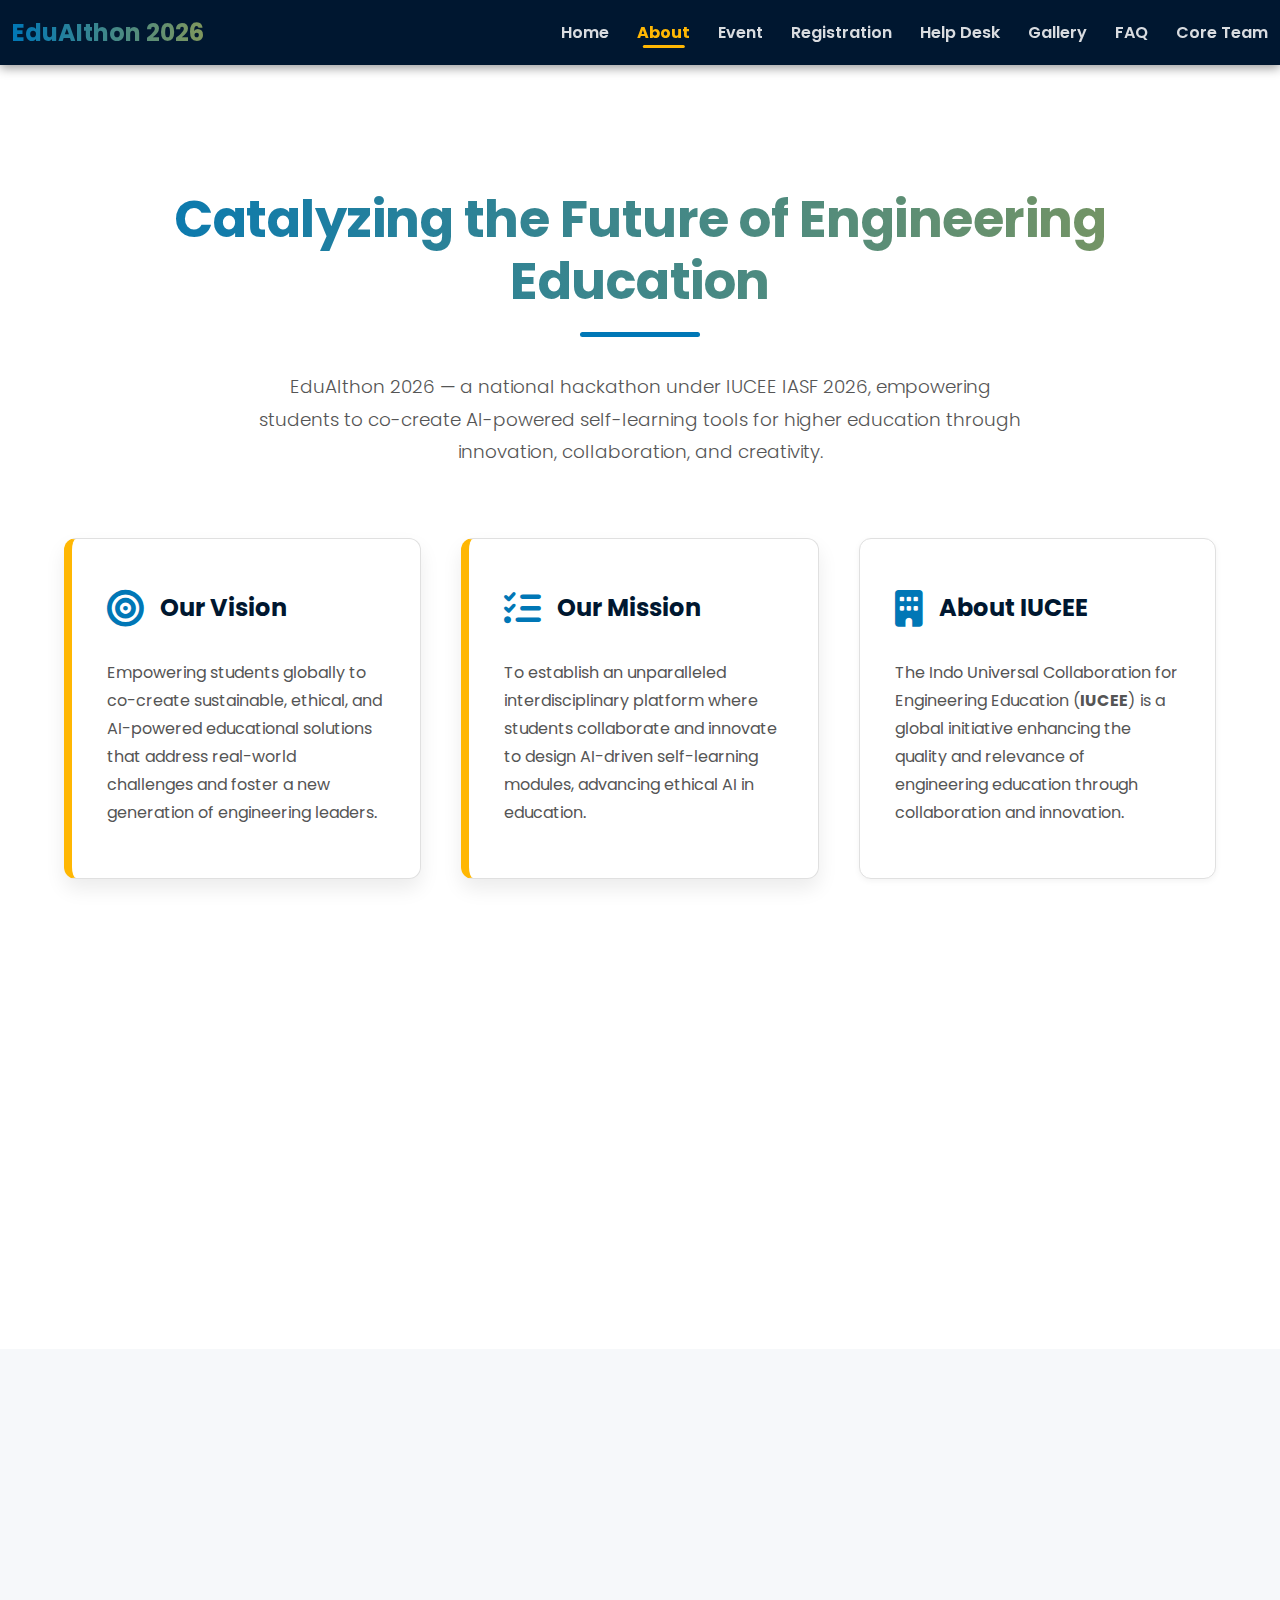
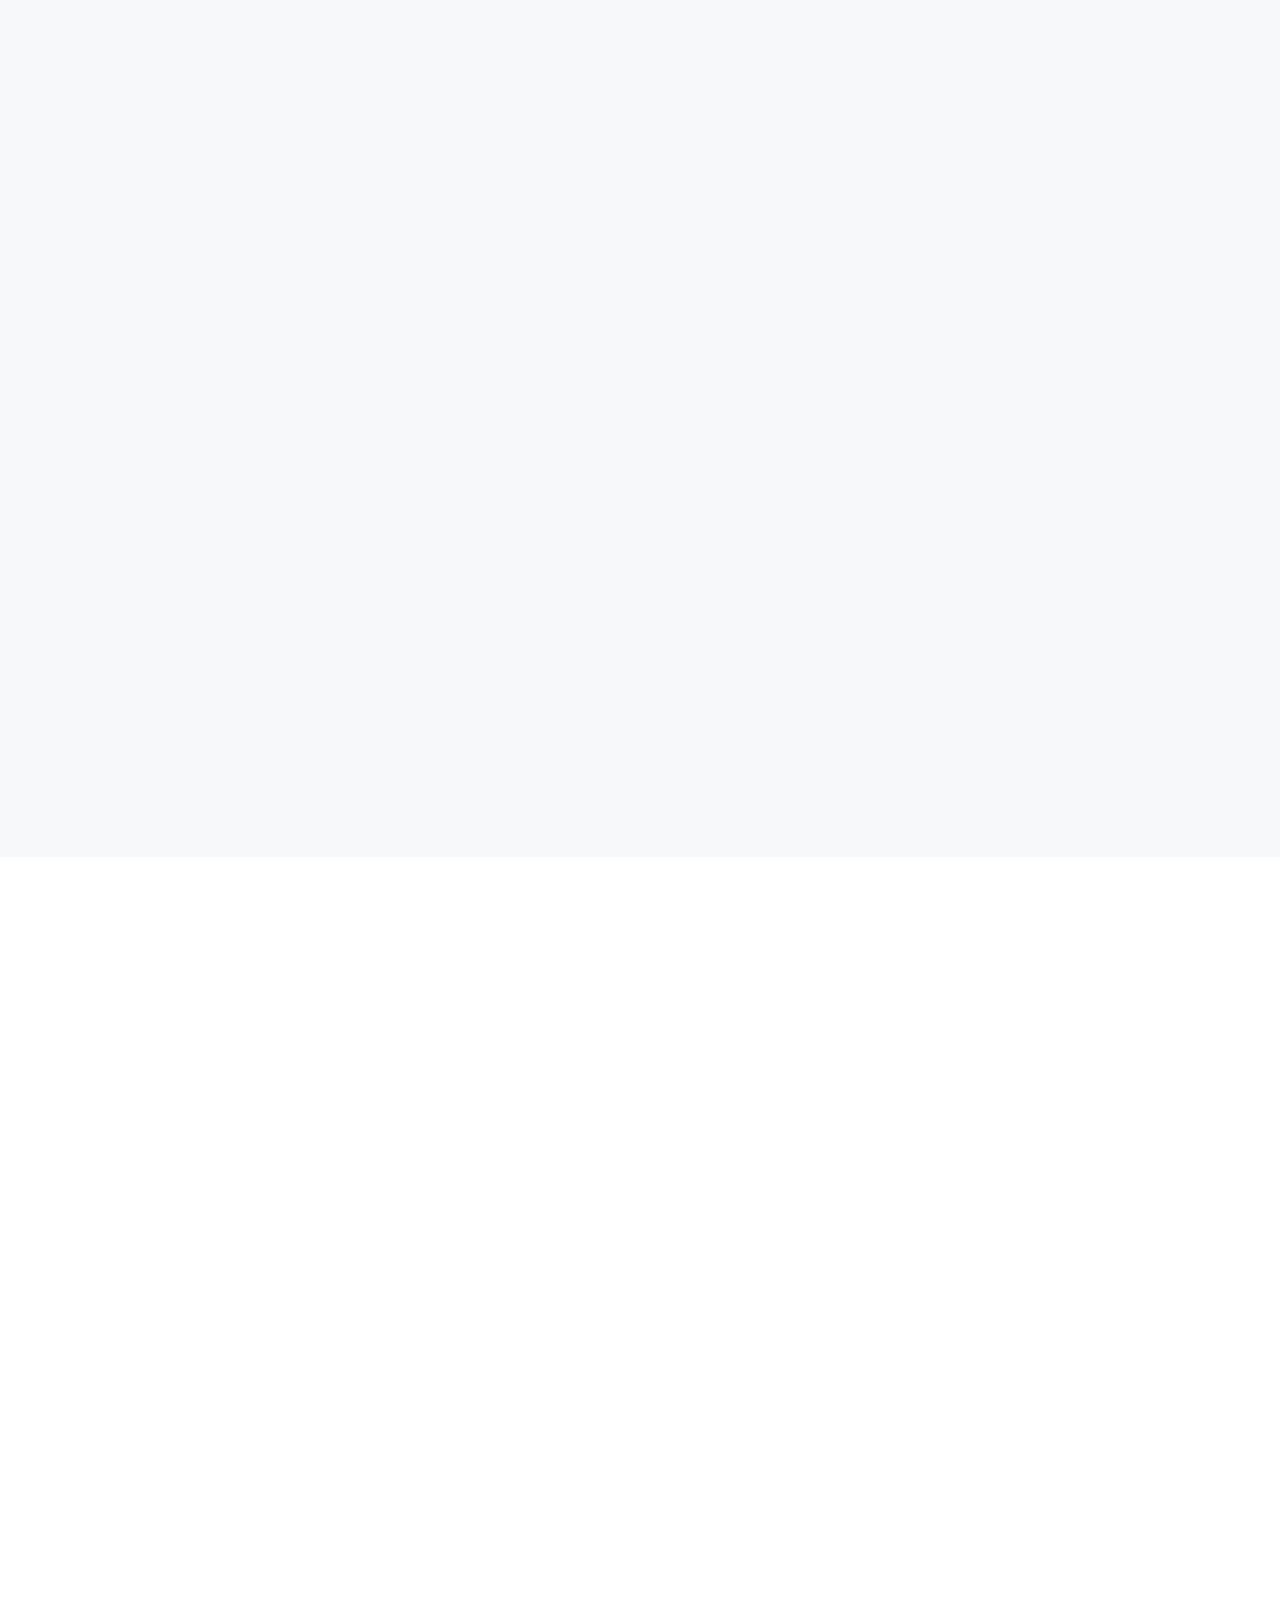
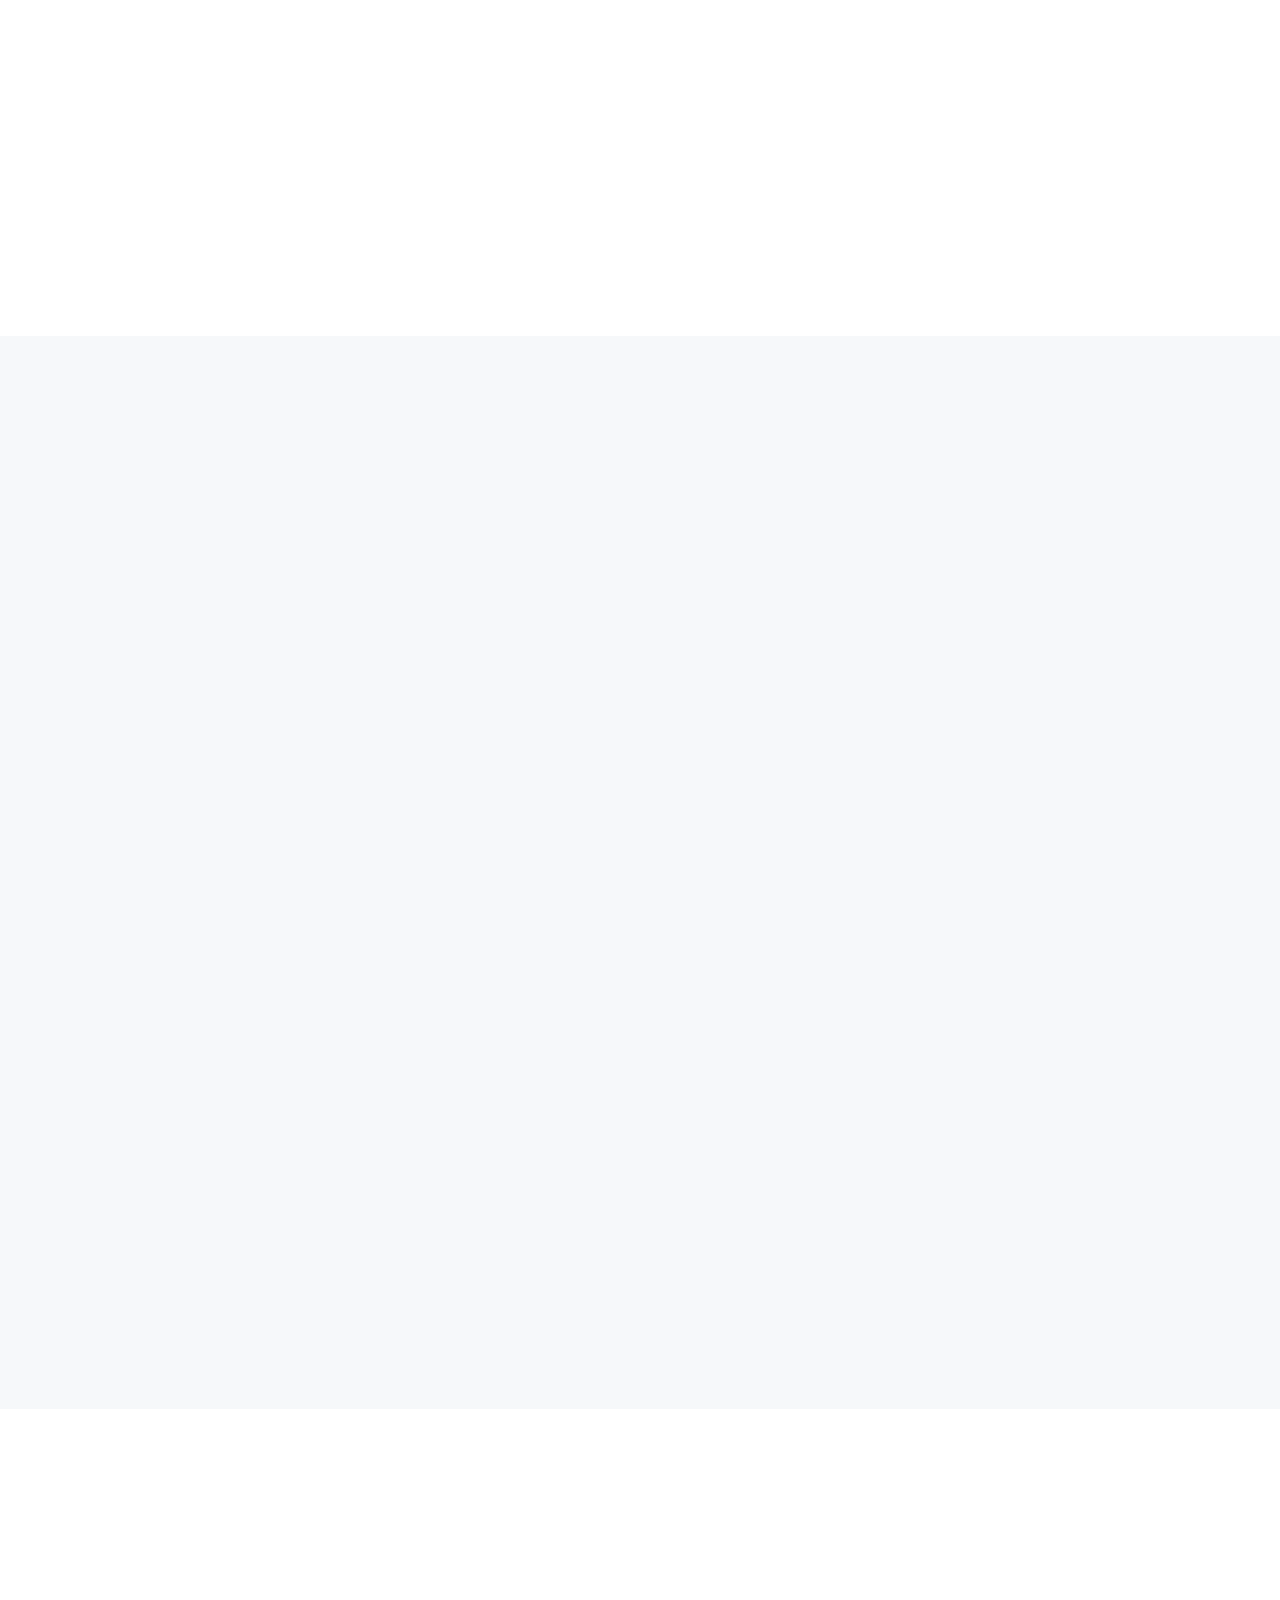
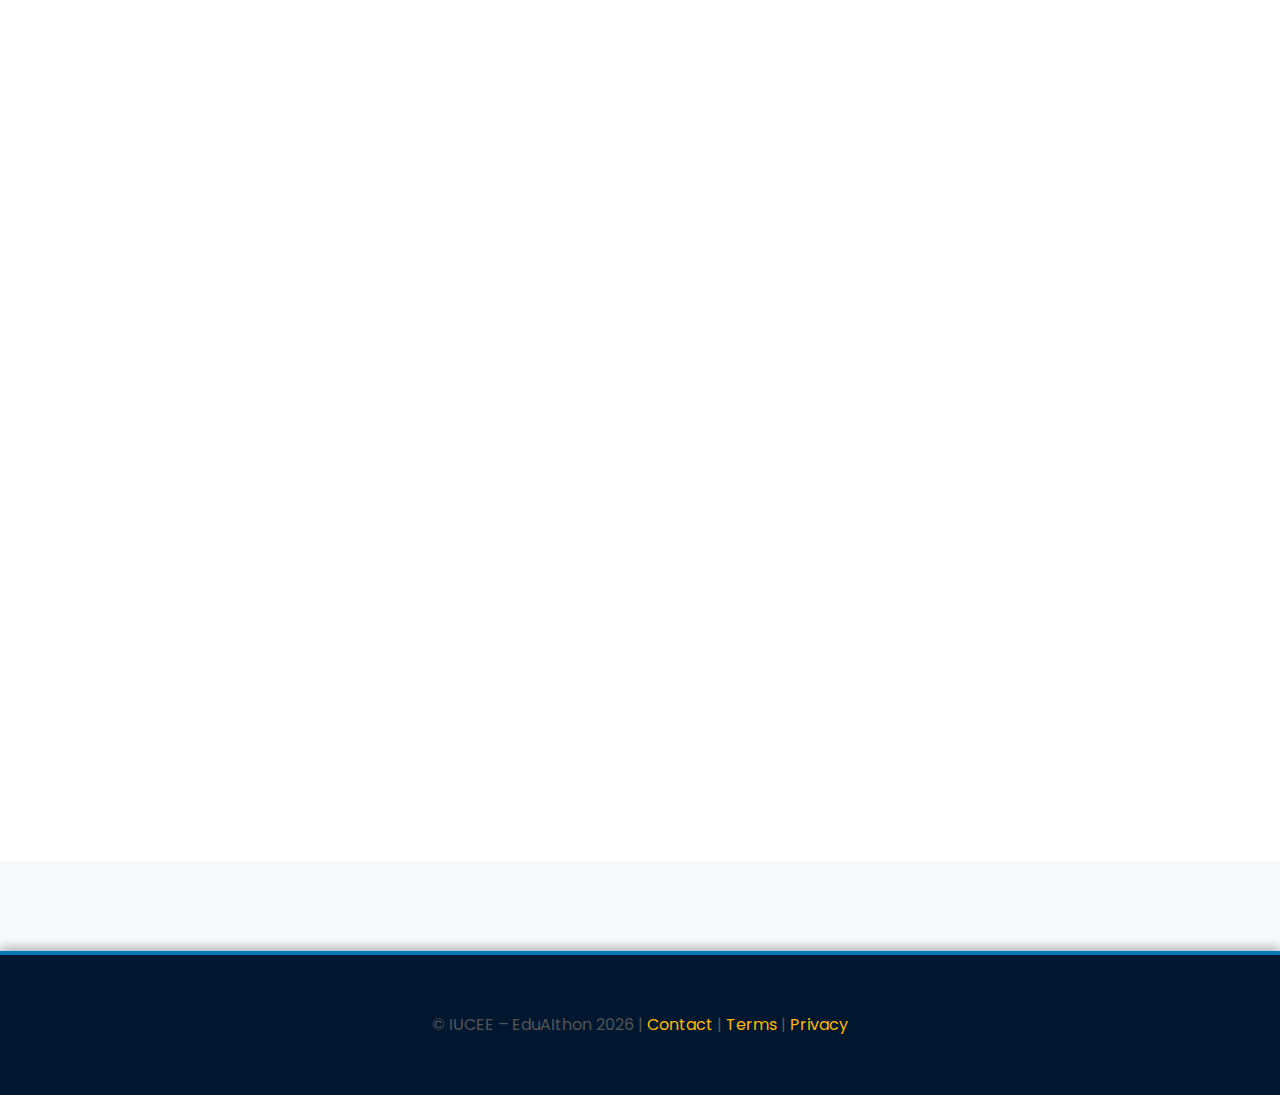
<file: about.html>
<!DOCTYPE html>
<html lang="en">
<head>
  <meta charset="utf-8" />
  <meta name="viewport" content="width=device-width,initial-scale=1" />
  <title>About — EduAIthon 2026</title>

  <!-- Google Fonts -->
  <link rel="preconnect" href="https://fonts.googleapis.com">
  <link rel="preconnect" href="https://fonts.gstatic.com" crossorigin>
  <link href="https://fonts.googleapis.com/css2?family=Poppins:wght@300;400;600;700;800;900&display=swap" rel="stylesheet">
  <link rel="icon" href="https://ictiee.org/ictiee2026/wp-content/uploads/2023/02/favicon-2.png" type="image/png">

  <!-- Font Awesome 6 -->
  <link rel="stylesheet" href="https://cdnjs.cloudflare.com/ajax/libs/font-awesome/6.5.2/css/all.min.css" crossorigin="anonymous" />

  <style>
    :root {
      --primary-color: #001730;
      --secondary-color: #ffffff;
      --background-color: #f6f8fa;
      --accent-teal: #0077b6;
      --accent-gold: #ffb703;
      --text-color: #1c1c1c;
      --light-text-color: #555;
      --gradient-main: linear-gradient(90deg, var(--accent-teal), var(--accent-gold));
    }

    body {
      font-family: 'Poppins', sans-serif;
      margin: 0;
      background: var(--background-color);
      color: var(--text-color);
      overflow-x: hidden;
    }

    .container { width: 90%; margin: 0 auto; max-width: 1280px; }

    h1, h2, h3 { font-weight: 700; color: var(--primary-color); line-height: 1.2; }
    p { line-height: 1.75; color: var(--light-text-color); }

    /* ===== Header ===== */
    header {
      background: var(--primary-color);
      padding: 15px 0;
      position: sticky;
      top: 0;
      z-index: 100;
      box-shadow: 0 3px 10px rgba(0,0,0,0.4);
      animation: slideDown 0.8s ease forwards;
    }
    @keyframes slideDown { from { transform: translateY(-100%); } to { transform: translateY(0); } }

    nav {
      display: flex;
      align-items: center;
      justify-content: space-between;
    }
    nav a {
      color: rgba(255,255,255,0.85);
      font-weight: 600;
      margin: 0 12px;
      text-decoration: none;
      transition: color 0.3s ease, transform 0.2s ease;
      position: relative;
    }
    nav a:hover { color: var(--accent-gold); transform: translateY(-2px); }
    nav a.active { color: var(--accent-gold); font-weight: 700; }
    nav a.active::after {
      content: "";
      position: absolute;
      bottom: -4px;
      left: 50%;
      transform: translateX(-50%);
      width: 80%;
      height: 3px;
      background: var(--accent-gold);
      border-radius: 2px;
    }

    /* ===== Sections ===== */
    .section-wrapper { padding: 90px 0; width: 100%; overflow: hidden; }
    .section-wrapper.alt-bg { background: var(--secondary-color); }

    .section-header {
      text-align: center;
      margin-bottom: 70px;
      opacity: 0;
      transform: translateY(30px);
      transition: opacity 1s ease, transform 1s ease;
    }
    .section-header.visible {
      opacity: 1;
      transform: translateY(0);
    }
    .section-header h1 {
      font-size: 3.2rem;
      letter-spacing: -0.5px;
    }
    .section-header h1::after {
      content: '';
      display: block;
      width: 120px;
      height: 5px;
      margin: 20px auto 0;
      background: var(--accent-teal);
      border-radius: 3px;
    }
    .section-header p {
      font-size: 1.15rem;
      max-width: 780px;
      margin: 0 auto;
      font-weight: 300;
    }

    .gradient-text {
      background: var(--gradient-main);
      -webkit-background-clip: text;
      -webkit-text-fill-color: transparent;
      background-size: 200% 100%;
      animation: gradientMove 8s infinite alternate linear;
    }
    @keyframes gradientMove {
      0% { background-position: 0% 50%; }
      100% { background-position: 100% 50%; }
    }

    /* ===== Cards Grid ===== */
    .about-grid {
      display: grid;
      grid-template-columns: repeat(1, 1fr);
      gap: 30px;
    }

    .info-card {
      background: var(--secondary-color);
      border-radius: 12px;
      padding: 35px;
      border-left: 6px solid var(--accent-teal);
      border: 1px solid #e0e0e0;
      box-shadow: 0 2px 6px rgba(0,0,0,0.05);
      transition: transform 0.4s ease, box-shadow 0.4s ease, border-color 0.4s ease;
      opacity: 0;
      transform: translateY(40px);
    }
    .info-card.visible {
      opacity: 1;
      transform: translateY(0);
    }
    .info-card:hover {
      transform: translateY(-6px);
      box-shadow: 0 10px 25px rgba(0,0,0,0.1);
      border-left-color: var(--accent-gold);
    }

    .info-card.highlight {
      border-left: 8px solid var(--accent-gold);
      box-shadow: 0 10px 20px rgba(0,0,0,0.08);
    }

    .card-title-group {
      display: flex;
      align-items: center;
      margin-bottom: 12px;
    }
    .card-icon {
      font-size: 2.3rem;
      margin-right: 16px;
      color: var(--accent-teal);
      transition: color 0.3s ease;
    }
    .info-card:hover .card-icon { color: var(--accent-gold); }

    /* ===== Footer ===== */
    .site-footer {
      background: var(--primary-color);
      color: white;
      text-align: center;
      padding: 40px 0;
      margin-top: 90px;
      border-top: 4px solid var(--accent-teal);
      box-shadow: 0 -3px 10px rgba(0,0,0,0.3);
      animation: footerGlow 3s ease-in-out infinite alternate;
    }
    @keyframes footerGlow {
      from { box-shadow: 0 -3px 15px rgba(0,119,182,0.4); }
      to { box-shadow: 0 -3px 20px rgba(255,183,3,0.6); }
    }
    .site-footer a { color: var(--accent-gold); text-decoration: none; }

    /* ===== Responsive ===== */
    @media (min-width:768px) {
      .about-grid { grid-template-columns: repeat(2, 1fr); }
    }
    @media (min-width:1024px) {
      .about-grid { grid-template-columns: repeat(3, 1fr); gap: 40px; }
    }
  </style>
</head>

<body>
 <header class="bg-white shadow-md sticky top-0 z-50">
  <nav class="max-w-7xl mx-auto px-4 sm:px-6 lg:px-8 py-4 flex justify-between items-center">
    <!-- Brand -->
    <a class="gradient-text text-2xl md:text-3xl font-extrabold" href="index.html" style="font-size:1.5rem;font-weight:700;">EduAIthon 2026</a>

    <!-- Hamburger (Mobile Only) -->
    <div id="menuToggle" class="flex flex-col justify-between w-8 h-6 cursor-pointer md:hidden">
      <span class="block w-full h-1 bg-gray-700 rounded"></span>
      <span class="block w-full h-1 bg-gray-700 rounded"></span>
      <span class="block w-full h-1 bg-gray-700 rounded"></span>
      <span class="block w-full h-1 bg-gray-700 rounded"></span>
    </div>

    <!-- Nav Links -->
    <div id="navLinks"
      class="hidden md:flex flex-col md:flex-row absolute md:relative top-16 left-0 right-0 bg-white md:bg-transparent p-4 md:p-0 shadow-md md:shadow-none space-y-2 md:space-y-0 md:space-x-8 text-gray-800 font-medium transition-all duration-300 ease-in-out text-center md:text-left">
      <a href="index.html" class="hover:text-blue-600 block">Home</a>
      <a href="about.html" class="hover:text-blue-600 block active text-blue-600 font-bold">About</a>
      <a href="event.html" class="hover:text-blue-600 block">Event</a>
      <a href="registration.html" class="hover:text-blue-600 block">Registration</a>
      <a href="help.html" class="hover:text-blue-600 block">Help Desk</a>
      <a href="gallery.html" class="hover:text-blue-600 block">Gallery</a>
      <a href="faq.html" class="hover:text-blue-600 block">FAQ</a>
      <a href="Coreteam.html" class="hover:text-blue-600 block">Core Team</a>
    </div>
  </nav>
</header>

<script>
  const menuToggle = document.getElementById('menuToggle');
  const navLinks = document.getElementById('navLinks');

  menuToggle.addEventListener('click', () => {
    navLinks.classList.toggle('hidden');
    navLinks.classList.toggle('flex');
  });
</script>


  <main>
    <!-- Intro Section -->
    <section class="section-wrapper alt-bg">
      <div class="container">
        <div class="section-header">
          <h1 class="gradient-text">Catalyzing the Future of Engineering Education</h1>
          <p>EduAIthon 2026 — a national hackathon under IUCEE IASF 2026, empowering students to co-create AI-powered self-learning tools for higher education through innovation, collaboration, and creativity.</p>
        </div>

        <div class="about-grid">
          <div class="info-card highlight">
            <div class="card-title-group"><i class="fas fa-bullseye card-icon"></i><h2>Our Vision</h2></div>
            <p>Empowering students globally to co-create sustainable, ethical, and AI-powered educational solutions that address real-world challenges and foster a new generation of engineering leaders.</p>
          </div>

          <div class="info-card highlight">
            <div class="card-title-group"><i class="fas fa-tasks card-icon"></i><h2>Our Mission</h2></div>
            <p>To establish an unparalleled interdisciplinary platform where students collaborate and innovate to design AI-driven self-learning modules, advancing ethical AI in education.</p>
          </div>

          <div class="info-card">
            <div class="card-title-group"><i class="fas fa-building card-icon"></i><h2>About IUCEE</h2></div>
            <p>The Indo Universal Collaboration for Engineering Education (<strong>IUCEE</strong>) is a global initiative enhancing the quality and relevance of engineering education through collaboration and innovation.</p>
          </div>

          <div class="info-card">
            <div class="card-title-group"><i class="fas fa-users-gear card-icon"></i><h2>About IASF</h2></div>
            <p>The <strong>IUCEE Annual Student Forum (IASF)</strong> provides a vibrant platform for students to showcase leadership, collaboration, and problem-solving skills in global educational contexts.</p>
          </div>
        </div>
      </div>
    </section>

    <!-- Hackathon Structure -->
    <section class="section-wrapper">
      <div class="container">
        <div class="section-header">
          <h1 class="gradient-text">Hackathon Structure</h1>
          <p>A comprehensive framework designed to blend innovation, mentorship, and impact — ensuring that every participant experiences hands-on AI transformation.</p>
        </div>

        <div class="about-grid">
          <div class="info-card"><i class="fas fa-users card-icon"></i>
            <h3>Team Composition</h3>
            <p>Each team consists of <strong>3 students + 1 faculty mentor</strong>. The faculty member teaches the chosen course module for the AI-powered prototype.</p>
          </div>

          <div class="info-card"><i class="fas fa-calendar-alt card-icon"></i>
            <h3>Timeline</h3>
            <p><strong>Call Opens:</strong> Nov 1, 2025<br>
               <strong>Bootcamp:</strong> Dec 2025 (online)<br>
               <strong>Hackathon:</strong> Jan 8–10, 2026 @ GITAM University, Bangalore<br>
               <strong>Awards:</strong> Jan 10, 2026</p>
          </div>

          <div class="info-card"><i class="fas fa-book-open card-icon"></i>
            <h3>Project Focus</h3>
            <p>Teams design personalized learning modules for specific course chapters using tools like <strong>Eduaide.ai, Glide, NagiESchool.ai</strong>, and more.</p>
          </div>

          <div class="info-card"><i class="fas fa-laptop-code card-icon"></i>
            <h3>Technology Stack</h3>
            <p>Emphasis on <strong>AI, AR/VR, and Digital Twins</strong> to foster interactive and adaptive learning experiences.</p>
          </div>
        </div>
      </div>
    </section>

    <!-- Deliverables -->
    <section class="section-wrapper alt-bg">
      <div class="container">
        <div class="section-header">
          <h1 class="gradient-text">Deliverables & Outcomes</h1>
          <p>Participants will build meaningful prototypes showcasing innovation, pedagogy, and personalization.</p>
        </div>

        <div class="about-grid">
          <div class="info-card"><i class="fas fa-heart card-icon"></i><h3>Empathy Mapping</h3><p>Identify learner needs and challenges through detailed empathy mapping and persona creation.</p></div>
          <div class="info-card"><i class="fas fa-lightbulb card-icon"></i><h3>Ideation</h3><p>Brainstorm and conceptualize effective AI learning strategies aligned with student needs.</p></div>
          <div class="info-card"><i class="fas fa-cogs card-icon"></i><h3>Prototype Development</h3><p>Create an app, module, or digital tool that adapts to student pace and performance.</p></div>
          <div class="info-card"><i class="fas fa-video card-icon"></i><h3>Pitch & Presentation</h3><p>Present a <strong>5-minute video pitch</strong> and <strong>3-slide deck</strong> demonstrating innovation and impact.</p></div>
          <div class="info-card"><i class="fas fa-book card-icon"></i><h3>Reflective Journal</h3><p>Document your journey, learnings, and insights through a reflective journal submission.</p></div>
        </div>
      </div>
    </section>

    <!-- Awards -->
    <section class="section-wrapper">
      <div class="container">
        <div class="section-header">
          <h1 class="gradient-text">Awards & Recognition</h1>
          <p>With a prize pool of ₹2,00,000, EduAIthon celebrates excellence in creativity, collaboration, and impact.</p>
        </div>

        <div class="about-grid">
          <div class="info-card highlight"><i class="fas fa-award card-icon"></i><h3>Best AI-Driven Learning Tool</h3><p>Recognizing the most impactful AI-based personalized learning module.</p></div>
          <div class="info-card"><i class="fas fa-crown card-icon"></i><h3>Most Innovative Design</h3><p>For groundbreaking approaches to educational problem-solving.</p></div>
          <div class="info-card"><i class="fas fa-user-friends card-icon"></i><h3>Best Faculty–Student Collaboration</h3><p>Celebrating synergy between faculty mentorship and student innovation.</p></div>
          <div class="info-card"><i class="fas fa-graduation-cap card-icon"></i><h3>Best Educational Model</h3><p>Rewarding pedagogically sound and scalable learning models.</p></div>
          <div class="info-card"><i class="fas fa-users card-icon"></i><h3>Audience Choice Award</h3><p>Chosen by peers for creativity, engagement, and presentation excellence.</p></div>
        </div>
      </div>
    </section>

    <!-- Benefits -->
    <section class="section-wrapper alt-bg">
      <div class="container">
        <div class="section-header">
          <h1 class="gradient-text">Why Join EduAIthon?</h1>
          <p>Beyond competition — an opportunity to innovate, connect, and grow in the global AI education ecosystem.</p>
        </div>

        <div class="about-grid">
          <div class="info-card"><i class="fas fa-brain card-icon"></i><h3>Hands-on AI Experience</h3><p>Work with cutting-edge tools like AI, AR/VR, and digital twins.</p></div>
          <div class="info-card"><i class="fas fa-network-wired card-icon"></i><h3>Mentorship & Networking</h3><p>Gain guidance from faculty and industry experts, and connect with innovators across India.</p></div>
          <div class="info-card"><i class="fas fa-award card-icon"></i><h3>Global Recognition</h3><p>Showcase your prototype on an international platform during ICTIEE 2026.</p></div>
          <div class="info-card"><i class="fas fa-lightbulb card-icon"></i><h3>Leadership & Creativity</h3><p>Develop leadership, creativity, and adaptive learning strategies for the future.</p></div>
        </div>
      </div>
    </section>
  </main>

  <footer class="site-footer">
    <div class="container">
      <p>© IUCEE – EduAIthon 2026 | <a href="help.html">Contact</a> | <a href="#">Terms</a> | <a href="#">Privacy</a></p>
    </div>
  </footer>

  <!-- Scroll Animation -->
  <script>
    const observer = new IntersectionObserver(entries => {
      entries.forEach(entry => {
        if (entry.isIntersecting) entry.target.classList.add('visible');
      });
    }, { threshold: 0.2 });

    document.querySelectorAll('.section-header, .info-card').forEach(el => observer.observe(el));
  </script>
</body>
</html>
</file>
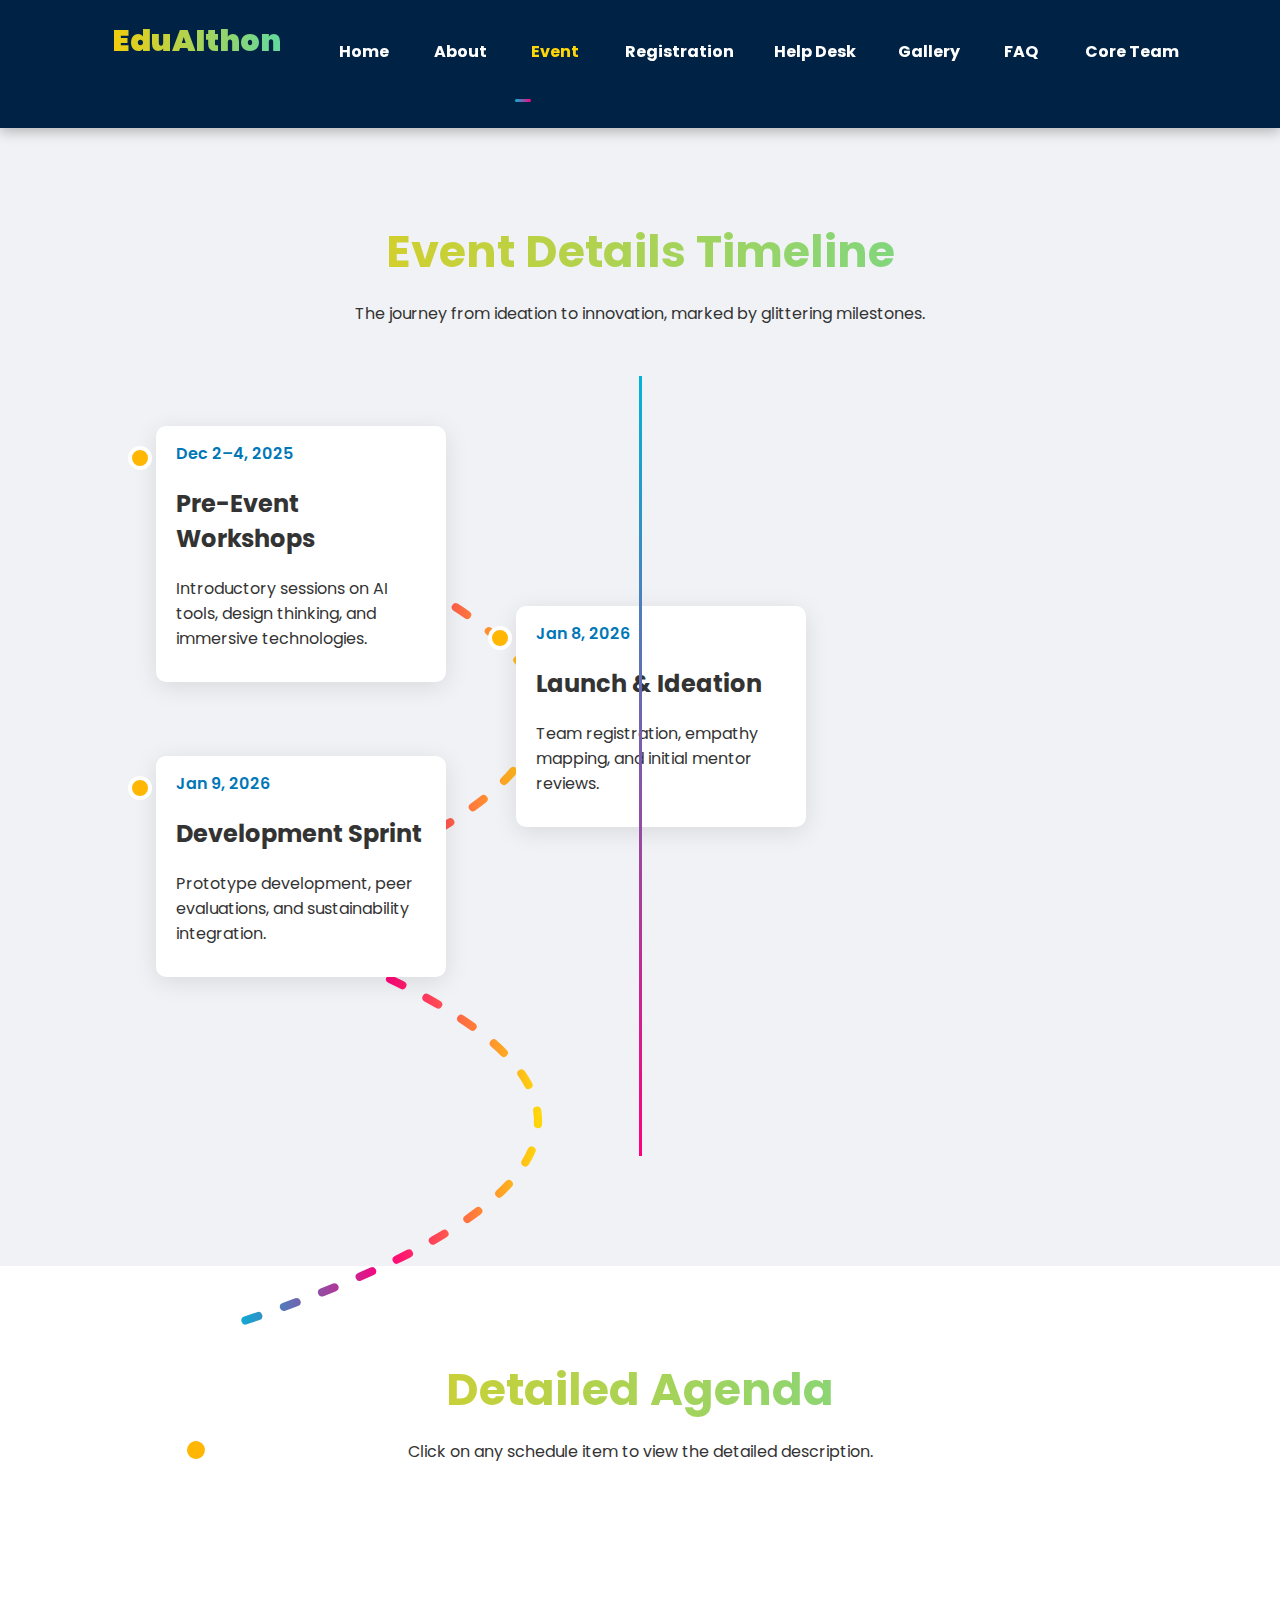
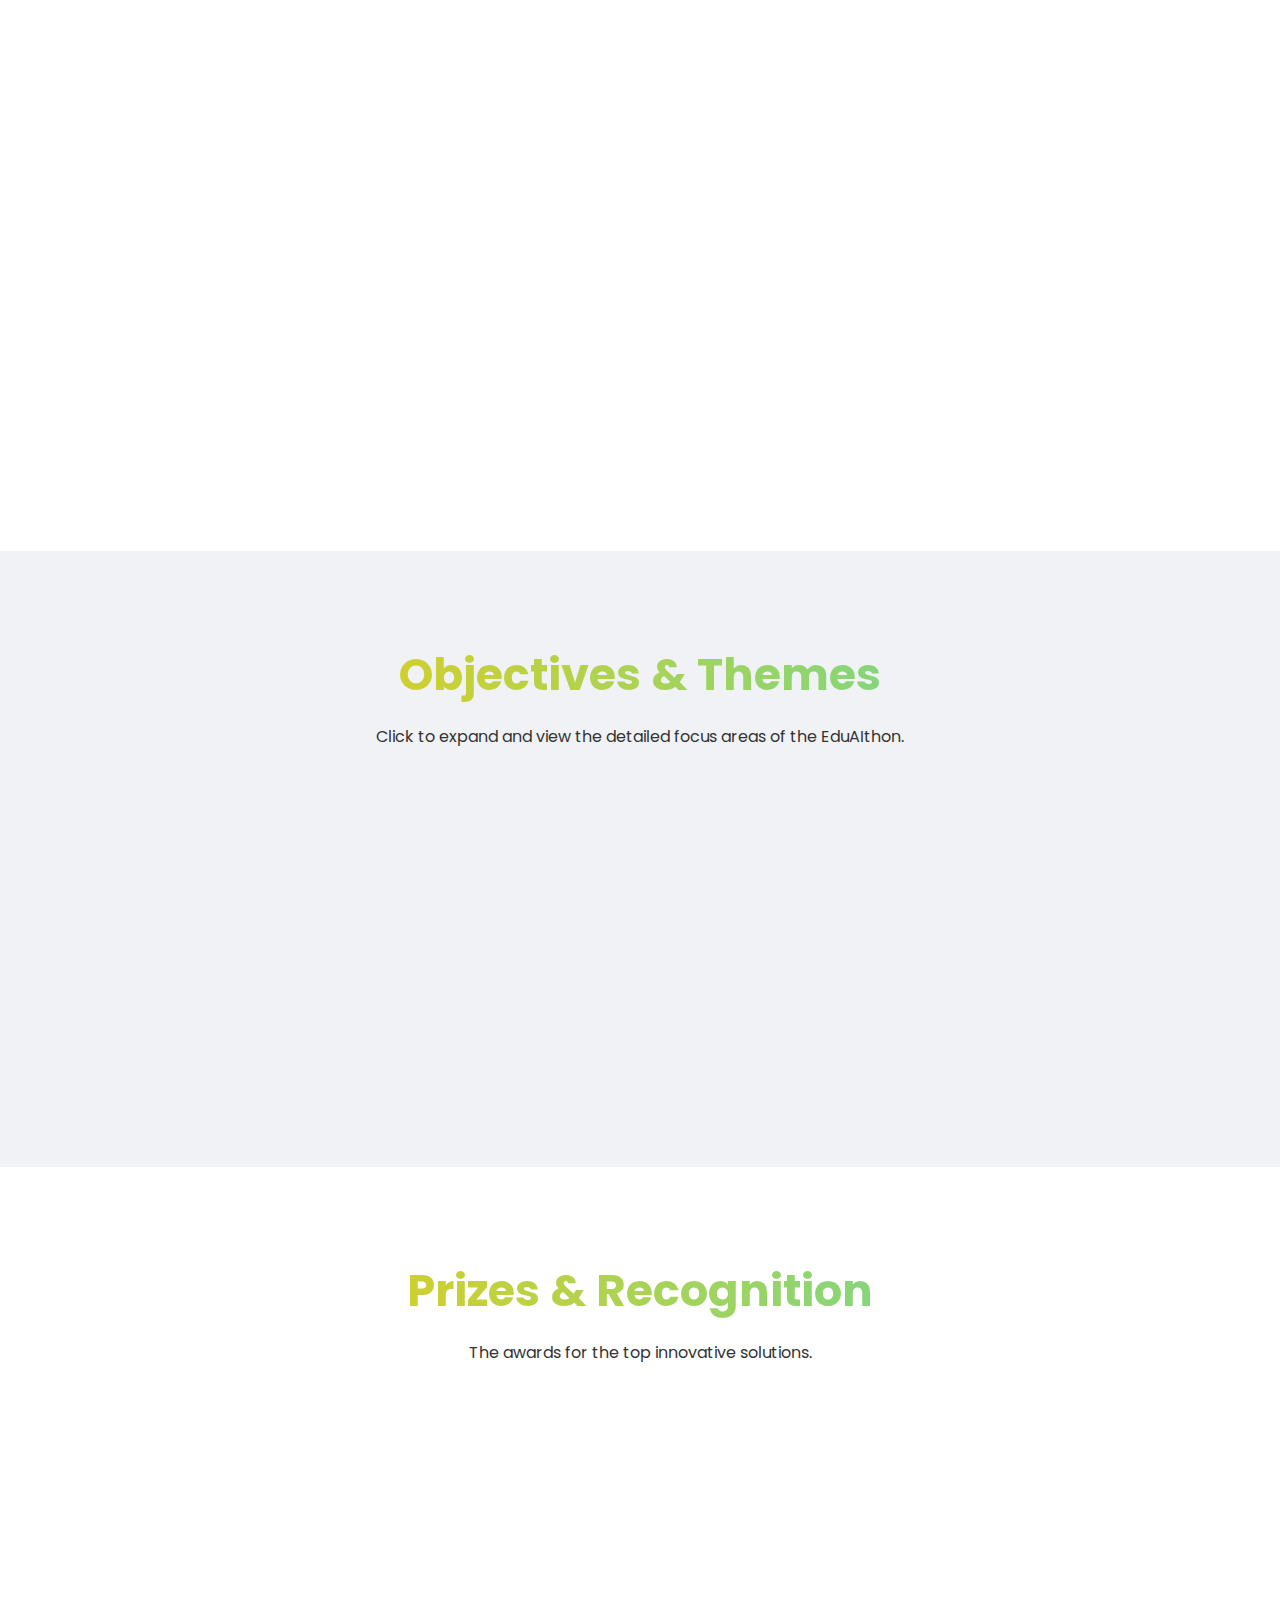
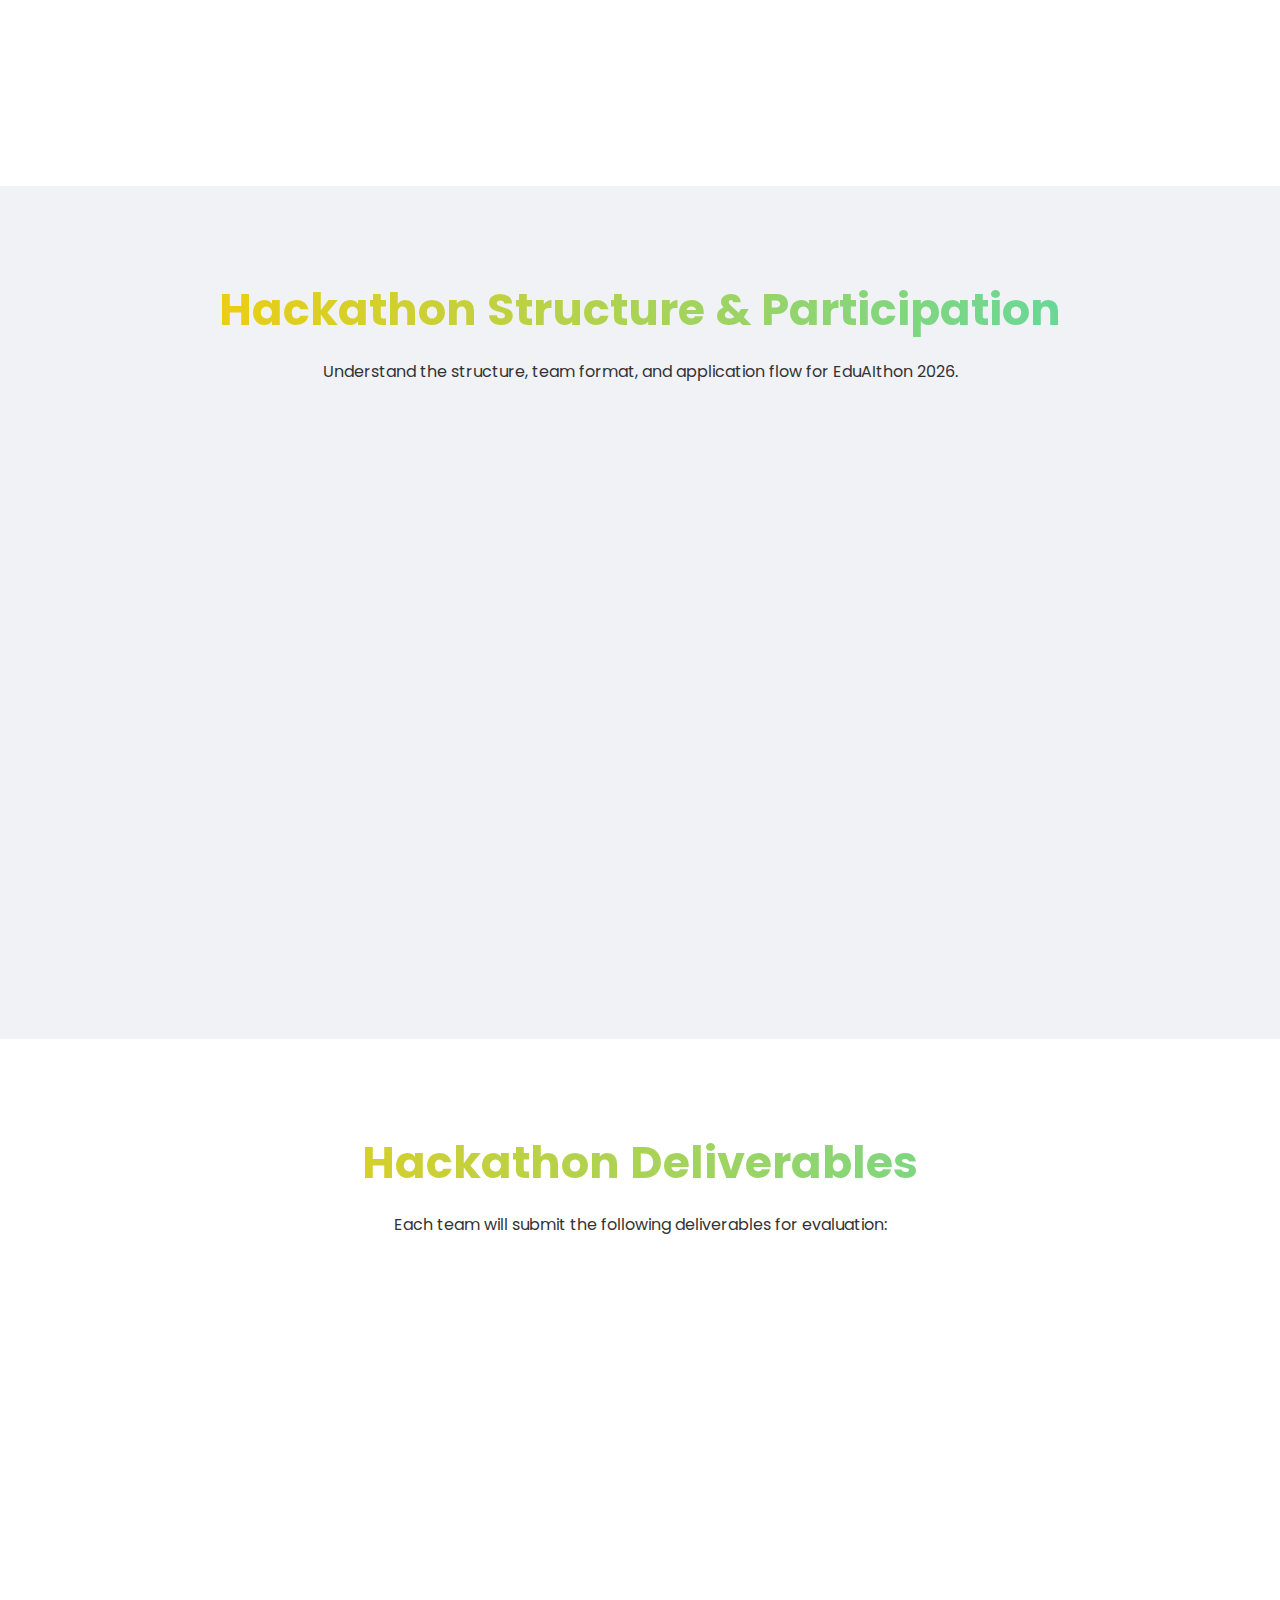
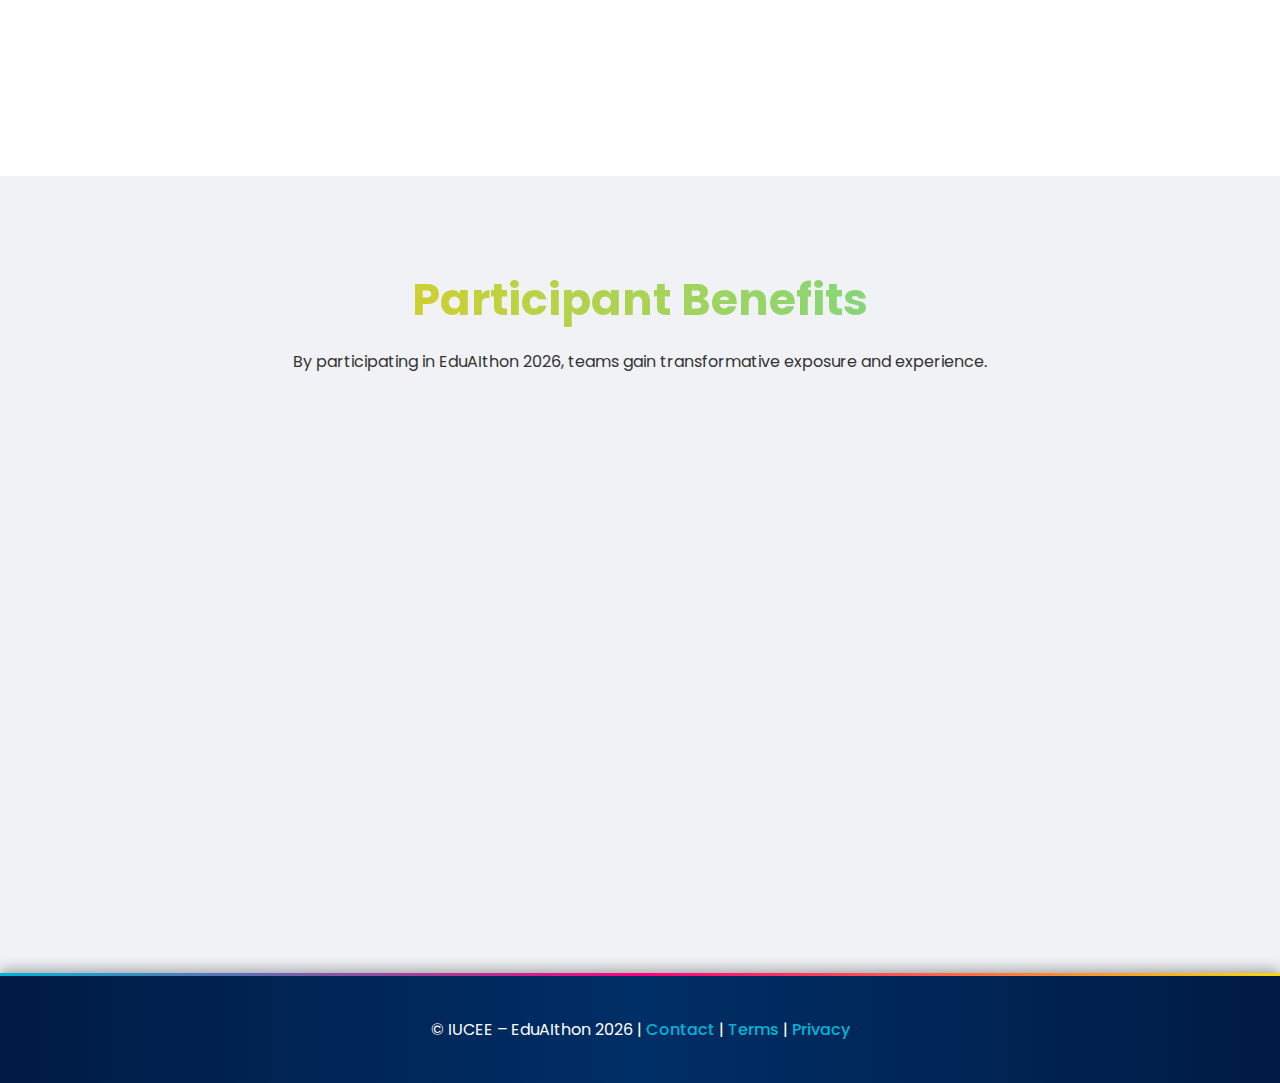
<file: event.html>
<!DOCTYPE html>
<html lang="en">

<head>
    <meta charset="utf-8" />
    <meta name="viewport" content="width=device-width,initial-scale=1" />
    <title>Event Details — EduAIthon 2026</title>
    <link rel="preconnect" href="https://fonts.googleapis.com">
    <link rel="preconnect" href="https://fonts.gstatic.com" crossorigin>
    <link href="https://fonts.googleapis.com/css2?family=Poppins:wght@400;600;700;800;900&display=swap" rel="stylesheet">
    <style>
        :root {
            --primary-color: #0077b6;
            --secondary-color: #00b4d8;
            --accent-color: #ff007c;
            --green-accent: #22c55e;
            --text-color: #333;
            --bg-light: #f0f2f5;
            --bg-white: #ffffff;
            --header-bg: #002244;
        }

        body {
            font-family: 'Poppins', sans-serif;
            margin: 0;
            background: var(--bg-light);
            color: var(--text-color);
        }

        .container {
            width: 85%;
            margin: 0 auto;
            max-width: 1200px;
        }

        .section-wrapper {
            padding: 60px 0;
        }

        .section-header {
            text-align: center;
            margin-bottom: 50px;
        }

        .section-header h1 {
            font-size: 2.8rem;
            margin-bottom: 10px;
        }

        /* Title Gradient Animation */
        .gradient-text {
            background: linear-gradient(90deg, #ffcc00, #00e0ff, #ff007c);
            background-size: 300%;
            -webkit-background-clip: text;
            -webkit-text-fill-color: transparent;
            animation: gradientMove 6s infinite alternate ease-in-out;
        }

        @keyframes gradientMove {
            0% { background-position: 0% 50%; }
            100% { background-position: 100% 50%; }
        }

        header {
            background: var(--header-bg);
            padding: 18px 0;
            position: sticky;
            top: 0;
            z-index: 10;
            box-shadow: 0 4px 12px rgba(0, 0, 0, 0.25);
        }

        nav {
            display: flex;
            justify-content: space-between;
            align-items: center;
        }

        .brand a {
            font-size: 1.9rem;
            font-weight: 900;
            text-decoration: none;
        }

        nav ul {
            display: flex;
            gap: 20px;
            list-style: none;
            margin: 0;
        }

        nav a {
            color: white;
            text-decoration: none;
            font-weight: bold;
            padding: 10px 16px;
            border-radius: 8px;
            transition: all 0.3s ease;
            position: relative;
        }
        
        nav a.active { color: #ffd60a; }
        nav a.active::after { width: 100%; }
        nav a:hover { color: #ffd60a; transform: translateY(-2px); }
        nav a::after {
            content: "";
            position: absolute;
            bottom: -4px;
            left: 0;
            width: 0%;
            height: 3px;
            background: linear-gradient(90deg, var(--secondary-color), var(--accent-color));
            transition: width 0.3s ease;
            border-radius: 4px;
        }
        nav a:hover::after { width: 100%; }

        /* --- Timeline / Event Flow --- */
        .timeline {
            position: relative;
            margin: 50px auto;
            padding: 40px 0;
            width: 100%;
        }
        .timeline::after {
            content: '';
            position: absolute;
            width: 3px;
            background: linear-gradient(180deg, var(--secondary-color), var(--accent-color));
            top: 0;
            bottom: 0;
            left: 50%;
            margin-left: -1.5px;
        }
        .timeline-container {
            padding: 10px 40px;
            position: relative;
            background-color: inherit;
            width: 50%;
        }
        .timeline-container.left { left: 0; }
        .timeline-container.right { left: 50%; }
        
        /* The pulsating circle marker */
        .timeline-container::after {
            content: '';
            position: absolute;
            width: 25px;
            height: 25px;
            right: -14px;
            background-color: var(--bg-white);
            border: 4px solid var(--secondary-color);
            top: 25px;
            border-radius: 50%;
            z-index: 1;
            transition: border-color 0.3s, background-color 0.3s, box-shadow 0.3s; /* Added transition */
        }
        
        .timeline-container.right::after { left: -12px; }
        
        /* The main content card */
        .timeline-content {
            padding: 20px 30px;
            background-color: var(--bg-white);
            position: relative;
            border-radius: 10px;
            box-shadow: 0 5px 15px rgba(0,0,0,0.05);
            transition: transform 0.3s, box-shadow 0.3s ease; /* Enhanced transition */
            cursor: pointer;
        }
        
        /* Hover Effect on Timeline Container (The animation requested by the user) */
        .timeline-container:hover .timeline-content {
            transform: translateY(-5px); /* Lift slightly */
            /* Light color/glow effect */
            box-shadow: 0 12px 25px rgba(0,0,0,0.15), 0 0 15px rgba(0, 180, 216, 0.6); 
        }

        .timeline-container:hover::after {
            border-color: var(--accent-color); /* Change border color */
            background-color: var(--accent-color); /* Change fill color */
            animation: pulseGlow 1.5s infinite; /* Start the pulse animation */
        }

        /* Keyframes for the Pulsing Glow */
        @keyframes pulseGlow {
            0% { box-shadow: 0 0 0 0 rgba(0, 180, 216, 0.7); }
            70% { box-shadow: 0 0 0 12px rgba(0, 180, 216, 0); }
            100% { box-shadow: 0 0 0 0 rgba(0, 180, 216, 0); }
        }
        
        .timeline-content h2 { margin-top: 0; color: var(--primary-color); }
        .timeline-content p { color: #555; }
        .timeline-content .date { font-weight: 600; color: var(--accent-color); margin-bottom: 10px; display: block; }
        
        .content-with-image {
            display: flex;
            gap: 15px;
            align-items: center;
        }

        .content-with-image p {
            flex-grow: 1;
            margin-bottom: 0; 
            font-size: 0.95rem;
        }

        /* --- Other Styles (Agenda, Prizes, Footer) --- */
        .grid {
            display: grid;
            grid-template-columns: repeat(auto-fit, minmax(280px, 1fr));
            gap: 25px;
        }
        .card {
            background: var(--bg-white);
            padding: 25px;
            border-radius: 12px;
            box-shadow: 0 4px 10px rgba(0,0,0,0.05);
            border-top: 4px solid var(--secondary-color);
            transition: all 0.3s ease;
        }
        .card:hover {
            transform: translateY(-8px);
            box-shadow: 0 8px 25px rgba(0,0,0,0.1);
        }
        
        /* === SCHEDULE-SPECIFIC STYLES === */
        .card h3 {
            margin-top: 0;
            margin-bottom: 15px;
            padding-bottom: 10px;
            border-bottom: 2px solid #eee;
            background: linear-gradient(90deg, var(--secondary-color), var(--accent-color), #ffd60a);
            background-size: 300%;
            -webkit-background-clip: text;
            -webkit-text-fill-color: transparent;
            animation: gradientMove 4s infinite alternate ease-in-out; 
        }

        .schedule-time {
            font-weight: 700;
            color: var(--accent-color);
            margin-right: 10px;
            flex-shrink: 0;
        }
        .schedule-item {
            display: flex;
            flex-wrap: wrap; 
            padding: 10px 0;
            border-bottom: 1px solid #eee;
            align-items: flex-start;
            cursor: pointer; 
            transition: background-color 0.2s ease;
        }
        .schedule-item:hover {
            background-color: #f9f9f9;
            border-radius: 4px;
        }
        .schedule-item:last-child { border-bottom: none; padding-bottom: 0; }
        .schedule-item:first-child { padding-top: 0; }
        .schedule-details {
            flex-grow: 1;
            flex-basis: calc(100% - 70px); 
        }
        .schedule-details strong {
            display: block;
            color: var(--text-color);
            font-weight: 600;
        }
        .schedule-details small {
            color: #777;
            font-size: 0.8em; 
        }

        /* INLINE DETAIL STYLES */
        .inline-details {
            flex-basis: 100%; 
            max-height: 0;
            overflow: hidden;
            transition: max-height 0.4s ease-in-out, padding 0.4s ease-in-out, opacity 0.3s ease-in;
            padding: 0; 
            opacity: 0;
            margin-top: 0;
            border-radius: 6px;
        }

        .schedule-item.expanded {
             background-color: #fcfcfc; 
             border-radius: 4px;
        }
        
        .schedule-item.expanded .inline-details {
            max-height: 500px; 
            padding: 15px;
            opacity: 1;
            margin-top: 10px;
            background-color: #e6f7ff; 
            border: 1px solid var(--secondary-color);
        }

        .inline-details p {
            margin: 0;
            font-size: 0.9em;
            color: var(--text-color);
            line-height: 1.6;
        }
        /* ================================ */

        .prize-card {
            border-top: none; 
            padding: 15px 25px;
        }
        
        .prize-card-title {
            color: var(--primary-color);
            border-top: 4px solid var(--green-accent); 
            padding-top: 15px;
            margin-top: -15px; 
            margin-bottom: 0; 
            font-size: 1.4rem;
            transition: color 0.3s;
            cursor: default; 
            display: block;
        }
        
        .prize-card-title:hover {
            color: var(--green-accent);
        }

        .prize-details-container {
            padding-top: 5px; 
        }

        .prize-details-list {
            display: flex; 
            flex-wrap: wrap; 
            list-style: none;
            padding: 0;
            margin: 10px 0 0 0;
            gap: 10px; 
            align-items: flex-start;
        }

        .prize-details-list li {
            font-size: 0.9rem; 
            background-color: #e6f9ed; 
            color: var(--text-color);
            padding: 8px 12px;
            border-radius: 6px;
            flex-basis: auto; 
            white-space: nowrap; 
            border: 1px solid var(--green-accent); 
            font-weight: 500;
            transition: transform 0.2s;
        }

        .prize-details-list li:hover {
            transform: translateY(-2px);
        }
        
        .prize-details-list strong {
            font-weight: 700;
            color: var(--primary-color);
        }


        .site-footer {
            background: linear-gradient(90deg, #001b44, #002e66, #001b44);
            color: white;
            text-align: center;
            padding: 25px 0;
            margin-top: 60px;
            box-shadow: 0 -4px 12px rgba(0, 0, 0, 0.3);
            border-top: 3px solid transparent;
            border-image: linear-gradient(90deg, var(--secondary-color), var(--accent-color), #ffd60a) 1;
        }
        .site-footer a { color: var(--secondary-color); text-decoration: none; font-weight: 500; transition: color 0.3s ease; }
        .site-footer a:hover { color: #ffd60a; text-decoration: underline; }

        /* ACCORDION STYLES (for Objectives/Themes) */
        .accordion-header {
            cursor: pointer;
            display: flex;
            justify-content: space-between;
            align-items: center;
            padding: 10px 0;
            margin-bottom: 0;
            font-size: 1.25rem;
            color: var(--primary-color);
            margin-top: 0; 
            margin-bottom: 0;
            border-bottom: 2px solid var(--secondary-color);
            transition: color 0.3s;
        }

        .accordion-header:hover {
            color: var(--accent-color);
        }

        .accordion-icon {
            font-size: 1.5rem;
            line-height: 1;
            color: var(--accent-color);
            transition: all 0.2s ease;
            font-weight: 600;
        }
        
        .accordion-content {
            max-height: 0;
            overflow: hidden;
            transition: max-height 0.4s ease-in-out;
        }

        .accordion-content ul:not(.prize-details-list) {
            padding-left: 20px;
            margin-top: 15px;
        }

        /* Responsive Styles */
        @media screen and (max-width: 768px) {
          .timeline::after { left: 31px; }
          .timeline-container { width: 100%; padding-left: 70px; padding-right: 25px; }
          .timeline-container.right { left: 0%; }
          .timeline-container::after { left: 18px; }
          nav ul {
              display: none; 
          }
          .container {
              width: 95%;
          }
          .section-header h1 {
              font-size: 2.2rem;
          }
          /* Responsive update for timeline image on mobile */
          .content-with-image {
              flex-direction: column;
          }
          .timeline-image {
              width: 100%; 
              height: auto;
              max-height: 200px;
              order: -1; 
              margin-bottom: 10px;
          }
          .schedule-details {
             /* On mobile, allow the details to use full width */
             flex-basis: 100%; 
             margin-top: 5px;
          }
          .schedule-time {
            /* Push time to its own line for better stacking */
            flex-basis: 100%;
            margin-bottom: 5px;
          }
        }
    </style>
</head>

<body>
    <header>
        <nav class="container nav">
            <div class="brand">
                <a class="gradient-text" href="index.html"><strong>EduAIthon</strong></a>
            </div>
            <ul class="nav-links">
                <li><a href="index.html">Home</a></li>
                <li><a href="about.html">About</a></li>
                <li><a href="event.html" class="active">Event</a></li>
                <li><a href="registration.html">Registration</a></li>
                <li><a href="help.html">Help Desk</a></li>
                <li><a href="gallery.html">Gallery</a></li>
                <li><a href="faq.html">FAQ</a></li>
                <li><a href="Coreteam.html">Core Team</a></li>
            </ul>
        </nav>
    </header>

    <main>
        <!-- Futuristic Curved Animated Timeline -->
<div class="section-wrapper" id="timeline">
  <div class="container">
    <div class="section-header">
      <h1 class="gradient-text">Event Details Timeline</h1>
      <p>The journey from ideation to innovation, marked by glittering milestones.</p>
    </div>

    <div class="timeline">
      <!-- Curved SVG Path -->
      <svg class="timeline-svg" width="0" height="0" viewBox="0 0 800 700">
        <path id="timelinePath" d="M100,50 C400,150 400,250 100,350 C400,450 400,550 100,650" fill="transparent"/>
      </svg>

      <!-- Glowing line using same path -->
      <svg class="timeline-svg-line" viewBox="0 0 800 700">
        <path d="M100,50 C400,150 400,250 100,350 C400,450 400,550 100,650" 
              stroke="url(#gradientLine)" stroke-width="6" fill="transparent" 
              stroke-linecap="round" stroke-dasharray="10 20">
        </path>
        <defs>
          <linearGradient id="gradientLine" x1="0%" y1="0%" x2="100%" y2="0%">
            <stop offset="0%" stop-color="#00b4d8"/>
            <stop offset="50%" stop-color="#ff007c"/>
            <stop offset="100%" stop-color="#ffd60a"/>
          </linearGradient>
        </defs>
      </svg>

      <!-- Moving Dots -->
      <div class="moving-dot dot1"></div>
      <div class="moving-dot dot2"></div>
      <div class="moving-dot dot3"></div>

      <!-- Timeline Event Cards -->
      <div class="timeline-item item1">
        <span class="date">Dec 2–4, 2025</span>
        <h2>Pre-Event Workshops</h2>
        <p>Introductory sessions on AI tools, design thinking, and immersive technologies.</p>
      </div>

      <div class="timeline-item item2">
        <span class="date">Jan 8, 2026</span>
        <h2>Launch & Ideation</h2>
        <p>Team registration, empathy mapping, and initial mentor reviews.</p>
      </div>

      <div class="timeline-item item3">
        <span class="date">Jan 9, 2026</span>
        <h2>Development Sprint</h2>
        <p>Prototype development, peer evaluations, and sustainability integration.</p>
      </div>

      <div class="timeline-item item4">
        <span class="date">Jan 10, 2026</span>
        <h2>Final Presentations & Awards</h2>
        <p>Final presentations, awards ceremony, and networking opportunities.</p>
      </div>
    </div>
  </div>
</div>

<style>
.timeline {
  position: relative;
  margin: 50px 0;
  height: 700px;
}

/* Moving Dots */
.moving-dot {
  position: absolute;
  width: 18px;
  height: 18px;
  background: #ffb703;
  border-radius: 50%;
  border: 3px solid #fff;
  offset-path: path("M100,50 C400,150 400,250 100,350 C400,450 400,550 100,650");
  offset-rotate: auto;
}

.dot1 { animation: moveDot 8s linear infinite; }
.dot2 { animation: moveDot 12s linear infinite; animation-delay: 2s; }
.dot3 { animation: moveDot 10s linear infinite; animation-delay: 4s; }

@keyframes moveDot {
  0% { offset-distance: 0%; }
  100% { offset-distance: 100%; }
}

/* Glowing animated line effect */
.timeline-svg-line path {
  stroke-dasharray: 10 20;
  animation: dashMove 3s linear infinite;
}

@keyframes dashMove {
  0% { stroke-dashoffset: 0; }
  100% { stroke-dashoffset: 30; }
}

/* Timeline Event Cards */
.timeline-item {
  position: absolute;
  width: 250px;
  background: #ffffff;
  padding: 15px 20px;
  border-radius: 10px;
  box-shadow: 0 5px 25px rgba(0,0,0,0.1);
  opacity: 0;
  transform: translateY(50px);
  transition: all 0.8s ease-out;
}

.date {
  display: block;
  font-weight: 600;
  color: #0077b6;
  margin-bottom: 5px;
}

/* Item positions along the curved path */
.item1 { top: 50px; left: 60px; }
.item2 { top: 230px; left: 420px; }
.item3 { top: 380px; left: 60px; }
.item4 { top: 550px; left: 420px; }

.timeline-item.visible {
  opacity: 1;
  transform: translateY(0);
}

.timeline-item::before {
  content: '';
  position: absolute;
  width: 16px;
  height: 16px;
  border-radius: 50%;
  background: #ffb703;
  border: 4px solid #fff;
  top: 20px;
  left: -28px;
}
</style>

<script>
// Animate timeline cards on scroll
const items = document.querySelectorAll('.timeline-item');
const observer = new IntersectionObserver(entries => {
  entries.forEach(entry => {
    if(entry.isIntersecting) entry.target.classList.add('visible');
  });
}, { threshold: 0.3 });
items.forEach(item => observer.observe(item));
</script>

        <!-- 2. Detailed Schedule/Agenda (Inline Expansion) -->
        <div class="section-wrapper" style="background: var(--bg-white);">
            <div class="container">
                <div class="section-header">
                    <h1 class="gradient-text">Detailed Agenda</h1>
                    <p>Click on any schedule item to view the detailed description.</p>
                </div>
                <div class="grid">
                    <div class="card">
                        <h3>Day 1: Launch & Concept Phase</h3>
                        <div class="agenda-items">
                            <div class="schedule-item">
                                <span class="schedule-time">09:00</span>
                                <div class="schedule-details">
                                    <strong data-full-detail="Hear from industry leaders on the future of AI in Education and get inspired for the 48-hour challenge. The problem statements for all core themes will be officially revealed at this keynote.">Official Kick-off & Keynote</strong>
                                    <small>Welcome address and announcement of challenge problem statements.</small>
                                </div>
                                <div class="inline-details">
                                    <p class="inline-details-text"></p>
                                </div>
                            </div>
                            <div class="schedule-item">
                                <span class="schedule-time">10:30</span>
                                <div class="schedule-details">
                                    <strong data-full-detail="An interactive, guided session designed to help teams align their vision, identify user needs (Empathy Mapping), and finalize their solution concept before coding begins. Teams are encouraged to mix disciplines!">Team Formation & Ideation Workshop</strong>
                                    <small>Guided session on Design Thinking and Empathy Mapping.</small>
                                </div>
                                <div class="inline-details">
                                    <p class="inline-details-text"></p>
                                </div>
                            </div>
                            <div class="schedule-item">
                                <span class="schedule-time">14:00</span>
                                <div class="schedule-details">
                                    <strong data-full-detail="Grab a nutritious lunch and immediately transition into development. Mentors will be circulating throughout the venue for technical and strategic advice. Focus on setting up your initial environment.">Lunch & Open Hacking Begins</strong>
                                    <small>Development starts. Mentors are available for 1:1 consultation.</small>
                                </div>
                                <div class="inline-details">
                                    <p class="inline-details-text"></p>
                                </div>
                            </div>
                            <div class="schedule-item">
                                <span class="schedule-time">19:00</span>
                                <div class="schedule-details">
                                    <strong data-full-detail="Quick, informal check-ins (5-10 mins max) with a mentor to ensure you're on the right track. This is highly recommended for early feedback and course correction on your proof-of-concept.">Checkpoint Review (Optional)</strong>
                                    <small>Quick 5-minute feedback sessions with mentors on initial concepts.</small>
                                </div>
                                <div class="inline-details">
                                    <p class="inline-details-text"></p>
                                </div>
                            </div>
                        </div>
                    </div>
                    <div class="card">
                        <h3>Day 2: Development & Refinement</h3>
                        <div class="agenda-items">
                            <div class="schedule-item">
                                <span class="schedule-time">08:00</span>
                                <div class="schedule-details">
                                    <strong data-full-detail="Fuel up with breakfast. This is a dedicated, quiet period for focused coding. No interruptions, just flow state to finish your core feature set.">Breakfast & Coding Boost</strong>
                                    <small>Dedicated silent coding block with light refreshments.</small>
                                </div>
                                <div class="inline-details">
                                    <p class="inline-details-text"></p>
                                </div>
                            </div>
                            <div class="schedule-item">
                                <span class="schedule-time">11:00</span>
                                <div class="schedule-details">
                                    <strong data-full-detail="Practice pitching your Minimum Viable Product (MVP). Learn how to clearly articulate your problem, solution, and business/impact model in a concise, judge-friendly presentation.">Mid-Challenge Presentation Practice</strong>
                                    <small>Session on effective communication and pitching educational products.</small>
                                </div>
                                <div class="inline-details">
                                    <p class="inline-details-text"></p>
                                </div>
                            </div>
                            <div class="schedule-item">
                                <span class="schedule-time">15:00</span>
                                <div class="schedule-details">
                                    <strong data-full-detail="A focused talk on incorporating ethical AI practices and minimizing digital and environmental footprints in your EdTech solution. Vital for the 'Sustainability Impact' judging criteria.">Sustainability Integration Talk</strong>
                                    <small>Expert session on making ed-tech solutions environmentally and ethically sustainable.</small>
                                </div>
                                <div class="inline-details">
                                    <p class="inline-details-text"></p>
                                </div>
                            </div>
                            <div class="schedule-item">
                                <span class="schedule-time">22:00</span>
                                <div class="schedule-details">
                                    <strong data-full-detail="A much-needed break with snacks, drinks, and fun activities to refresh your mind before the final stretch of coding. Don't forget to save and commit your work before relaxing!">Late Night Energy Break</strong>
                                    <small>Pizza and gaming break to keep the energy high!</small>
                                </div>
                                <div class="inline-details">
                                    <p class="inline-details-text"></p>
                                </div>
                            </div>
                        </div>
                    </div>
                    <div class="card">
                        <h3>Day 3: Submission & Awards</h3>
                        <div class="agenda-items">
                            <div class="schedule-item">
                                <span class="schedule-time">09:00</span>
                                <div class="schedule-details">
                                    <strong data-full-detail="All development must stop promptly at 09:00. Teams must ensure their code repository, video demo, and project documentation are uploaded and finalized. Use the last hour for final presentation prep.">Code Freeze & Submission Deadline</strong>
                                    <small>Final code push, video demo, and documentation due on the submission platform.</small>
                                </div>
                                <div class="inline-details">
                                    <p class="inline-details-text"></p>
                                </div>
                            </div>
                            <div class="schedule-item">
                                <span class="schedule-time">10:30</span>
                                <div class="schedule-details">
                                    <strong data-full-detail="A closed-door session where judges evaluate submissions based on the initial criteria (Innovation, AI Depth, Documentation). Only the top teams will be selected and notified for the live Finalist Presentations.">Initial Judging Round</strong>
                                    <small>Judges review submissions digitally to select finalists.</small>
                                </div>
                                <div class="inline-details">
                                    <p class="inline-details-text"></p>
                                </div>
                            </div>
                            <div class="schedule-item">
                                <span class="schedule-time">13:00</span>
                                <div class="schedule-details">
                                    <strong data-full-detail="The top 10 teams present their full solution live to the final jury panel. Be ready for tough questions and insightful feedback. Each presentation is 5 minutes with 3 minutes for Q&A.">Finalist Presentations (Live)</strong>
                                    <small>Top 10 teams present their solutions live to the final jury panel.</small>
                                </div>
                                <div class="inline-details">
                                    <p class="inline-details-text"></p>
                                </div>
                            </div>
                            <div class="schedule-item">
                                <span class="schedule-time">17:00</span>
                                <div class="schedule-details">
                                    <strong data-full-detail="Celebrate the successes! Winners of all categories will be announced, distribution of prizes will occur, followed by a networking reception to connect with judges, sponsors, and peers for future opportunities.">Awards Ceremony & Closing Remarks</strong>
                                    <small>Announcement of winners, distribution of prizes, and networking reception.</small>
                                </div>
                                <div class="inline-details">
                                    <p class="inline-details-text"></p>
                                </div>
                            </div>
                        </div>
                    </div>
                </div>
            </div>
        </div>

        <!-- 3. Objectives & Themes (Interactive/Accordion) -->
        <div class="section-wrapper">
            <div class="container">
                <div class="section-header">
                    <h1 class="gradient-text">Objectives & Themes</h1>
                    <p>Click to expand and view the detailed focus areas of the EduAIthon.</p>
                </div>
                <div class="grid" id="accordion-grid">
                    <!-- Objectives Card (Accordion Item 1) -->
                    <div class="card">
                        <h3 class="accordion-header active" data-target="objectives-content">
                            Objectives for Participants
                            <span class="accordion-icon">-</span>
                        </h3>
                        <div class="accordion-content" id="objectives-content" style="max-height: 200px;">
                            <ul>
                                <li>Personalize learning with AI-driven tools.</li>
                                <li>Develop inclusive and adaptive educational systems.</li>
                                <li>Integrate sustainability into learning.</li>
                                <li>Redefine teaching for the AI-driven era.</li>
                            </ul>
                        </div>
                    </div>
                    
                    <!-- Core Themes Card (Accordion Item 2) -->
                    <div class="card">
                        <h3 class="accordion-header" data-target="themes-content">
                            Core Themes
                            <span class="accordion-icon">+</span>
                        </h3>
                        <div class="accordion-content" id="themes-content">
                            <ul>
                                <li>AI in Education</li>
                                <li>Responsible AI</li>
                                <li>Combating Fake Information</li>
                                <li>AI to Foster Well-being</li>
                                <li>Digital Humanities</li>
                            </ul>
                        </div>
                    </div>

                    <!-- Judging Criteria Card (Accordion Item 3) -->
                    <div class="card">
                        <h3 class="accordion-header" data-target="judging-content">
                            Judging Criteria
                            <span class="accordion-icon">+</span>
                        </h3>
                        <div class="accordion-content" id="judging-content">
                            <ul>
                               <li><strong>Innovation & Creativity:</strong> Originality and uniqueness of the solution.</li>
                               <li><strong>Sustainability Impact:</strong> Contribution to eco-friendly, lasting solutions.</li>
                               <li><strong>AI Integration Depth:</strong> Effective use of advanced technologies.</li>
                               <li><strong>Heutagogical Relevance:</strong> Support for self-directed learning.</li>
                               <li><strong>Presentation Clarity:</strong> Quality of communication.</li>
                            </ul>
                        </div>
                    </div>
                </div>
            </div>
        </div>

        <!-- 4. Prizes & Recognition -->
        <div class="section-wrapper" style="background: var(--bg-white);">
            <div class="container">
                <div class="section-header">
                    <h1 class="gradient-text">Prizes & Recognition</h1>
                    <p>The awards for the top innovative solutions.</p>
                </div>
                <div class="grid">
                    <div class="card prize-card">
                        <h3 class="prize-card-title">
                            Grand Prize Winner
                        </h3>
                        <div class="prize-details-container" id="prize-grand">
                            <ul class="prize-details-list">
                                <li><strong>Prize:</strong> $5,000 USD Cash</li>
                                <li><strong>Support:</strong> Guaranteed VC Incubation</li>
                                <li><strong>Mentorship:</strong> Industry Pioneers</li>
                                <li><strong>Event:</strong> Present at IUCEE Global Summit 2026</li>
                            </ul>
                        </div>
                    </div>
                    <div class="card prize-card">
                        <h3 class="prize-card-title">
                            Runner-Up Teams (2)
                        </h3>
                        <div class="prize-details-container" id="prize-runner">
                             <ul class="prize-details-list">
                                <li><strong>Prize:</strong> $2,000 USD Cash Each</li>
                                <li><strong>Access:</strong> 1-Year Premium AI Licenses</li>
                                <li><strong>Networking:</strong> Dinner with Sponsors</li>
                                <li><strong>Recognition:</strong> Official Website Spotlight</li>
                            </ul>
                        </div>
                    </div>
                    <div class="card prize-card">
                        <h3 class="prize-card-title">
                            Special Category Awards
                        </h3>
                        <div class="prize-details-container" id="prize-special">
                            <ul class="prize-details-list">
                                <li><strong>Sustainability:</strong> $500 Cash Prize</li>
                                <li><strong>Technical:</strong> Hardware/Cloud Credits</li>
                                <li><strong>Heutagogy:</strong> Professional Development Courses</li>
                                <li><strong>Swag:</strong> All Finalists Receive Swag Packs</li>
                            </ul>
                        </div>
                    </div>
                </div>
            </div>
        </div>

        <!-- 5. Hackathon Structure / Participation Info -->
<div class="section-wrapper">
  <div class="container">
    <div class="section-header">
      <h1 class="gradient-text">Hackathon Structure & Participation</h1>
      <p>Understand the structure, team format, and application flow for EduAIthon 2026.</p>
    </div>
    <div class="grid">
      <div class="card" style="border-top-color:#0077b6;">
        <h3><i class="fa-solid fa-users"></i> Team Composition</h3>
        <p>Each team must include <strong>3 students + 1 faculty mentor</strong>. The mentor should teach the selected course module or chapter for the prototype.</p>
      </div>
      <div class="card" style="border-top-color:#00b4d8;">
        <h3><i class="fa-solid fa-calendar-days"></i> Key Dates</h3>
        <ul>
          <li><strong>Call Opens:</strong> Nov 1, 2025</li>
          <li><strong>Bootcamp:</strong> Dec 2025 (Online)</li>
          <li><strong>Hackathon:</strong> Jan 8–10, 2026 @ GITAM University, Bangalore</li>
          <li><strong>Final Presentations:</strong> Jan 10, 2026</li>
        </ul>
      </div>
      <div class="card" style="border-top-color:#ff007c;">
        <h3><i class="fa-solid fa-laptop-code"></i> Venue & Platform</h3>
        <p>The on-site event will be held at <strong>GITAM University, Bangalore</strong>, as part of ICTIEE 2026. Teams will leverage AI tools such as <em>Eduaide.ai</em>, <em>Glide</em>, and <em>NagiESchool.ai</em>.</p>
      </div>
      <div class="card" style="border-top-color:#ffd60a;">
        <h3><i class="fa-solid fa-envelope-open-text"></i> Registration</h3>
        <p>Apply via the <strong>IUCEE website</strong> at <a href="https://www.iucee.org/hackathon2026" target="_blank">iucee.org/hackathon2026</a> before <strong>November 30, 2025</strong>.</p>
        <p>For queries: <a href="mailto:hackathon@iucee.org">hackathon@iucee.org</a></p>
      </div>
    </div>
  </div>
</div>

<!-- 6. Deliverables -->
<div class="section-wrapper" style="background: var(--bg-white);">
  <div class="container">
    <div class="section-header">
      <h1 class="gradient-text">Hackathon Deliverables</h1>
      <p>Each team will submit the following deliverables for evaluation:</p>
    </div>
    <div class="grid">
      <div class="card">
        <h3><i class="fa-solid fa-heart"></i> Empathy Mapping</h3>
        <p>Identify learner pain points and needs through detailed empathy mapping.</p>
      </div>
      <div class="card">
        <h3><i class="fa-solid fa-lightbulb"></i> Ideation</h3>
        <p>Conceptualize innovative learning experiences supported by AI tools.</p>
      </div>
      <div class="card">
        <h3><i class="fa-solid fa-cogs"></i> Prototype</h3>
        <p>Develop a functional prototype or digital demo demonstrating personalized learning.</p>
      </div>
      <div class="card">
        <h3><i class="fa-solid fa-video"></i> Pitch & Presentation</h3>
        <p>Create a <strong>5-min video pitch</strong> with a <strong>3-slide deck</strong> to showcase the solution.</p>
      </div>
      <div class="card">
        <h3><i class="fa-solid fa-book"></i> Reflective Journal</h3>
        <p>Submit a reflective journal detailing the design process, learning, and impact.</p>
      </div>
    </div>
  </div>
</div>

<!-- 7. Participant Benefits -->
<div class="section-wrapper">
  <div class="container">
    <div class="section-header">
      <h1 class="gradient-text">Participant Benefits</h1>
      <p>By participating in EduAIthon 2026, teams gain transformative exposure and experience.</p>
    </div>
    <div class="grid">
      <div class="card">
        <h3><i class="fa-solid fa-brain"></i> Hands-on Learning</h3>
        <p>Gain real-world experience with AI, AR/VR, and Digital Twin technologies.</p>
      </div>
      <div class="card">
        <h3><i class="fa-solid fa-handshake-angle"></i> Mentorship</h3>
        <p>Work with expert faculty and industry mentors for guidance and professional growth.</p>
      </div>
      <div class="card">
        <h3><i class="fa-solid fa-trophy"></i> Recognition</h3>
        <p>Top teams receive international recognition and showcase opportunities through IASF.</p>
      </div>
      <div class="card">
        <h3><i class="fa-solid fa-users"></i> Collaboration</h3>
        <p>Network with peers across disciplines and institutions to co-create future innovations.</p>
      </div>
    </div>
  </div>
</div>

<!-- Scroll Animation -->
<script>
  const observerCards = new IntersectionObserver(entries => {
    entries.forEach(entry => {
      if (entry.isIntersecting) {
        entry.target.style.opacity = 1;
        entry.target.style.transform = 'translateY(0)';
      }
    });
  }, { threshold: 0.2 });

  document.querySelectorAll('.card').forEach(card => {
    card.style.opacity = 0;
    card.style.transform = 'translateY(30px)';
    observerCards.observe(card);
  });
</script>

    </main>

    <footer class="site-footer">
        <div class="container">
            <p>© IUCEE – EduAIthon 2026 | <a href="help.html">Contact</a> | <a href="#">Terms</a> | <a href="#">Privacy</a></p>
        </div>
    </footer>

    <script>
        document.addEventListener('DOMContentLoaded', () => {
            // --- Schedule Item Inline Expansion Logic ---
            const scheduleItems = document.querySelectorAll('.schedule-item');

            scheduleItems.forEach(item => {
                item.addEventListener('click', () => {
                    const isExpanded = item.classList.contains('expanded');
                    const detailsContainer = item.querySelector('.inline-details');
                    const detailsTextElement = item.querySelector('.inline-details-text');
                    const fullDetailText = item.querySelector('strong').getAttribute('data-full-detail');

                    // 1. Close all other expanded items
                    scheduleItems.forEach(otherItem => {
                        if (otherItem !== item && otherItem.classList.contains('expanded')) {
                            otherItem.classList.remove('expanded');
                            otherItem.querySelector('.inline-details').style.maxHeight = null;
                        }
                    });

                    // 2. Toggle current item
                    if (isExpanded) {
                        // Collapse
                        item.classList.remove('expanded');
                        detailsContainer.style.maxHeight = null;
                    } else {
                        // Expand
                        // Set the text content first
                        detailsTextElement.textContent = fullDetailText;
                        
                        // Wait for a tiny moment (or next frame) to calculate scrollHeight correctly 
                        // and apply the transition after content is rendered
                        setTimeout(() => {
                            item.classList.add('expanded');
                            // Set max-height based on content height + some buffer
                            detailsContainer.style.maxHeight = detailsTextElement.offsetHeight + 50 + "px";
                        }, 10); 
                    }
                });
            });

            // --- Accordion Toggle Logic (ONLY for Objectives & Themes) ---
            const accordionHeaders = document.querySelectorAll('.accordion-header');

            accordionHeaders.forEach(header => {
                const targetId = header.getAttribute('data-target');
                const content = document.getElementById(targetId);
                const icon = header.querySelector('.accordion-icon');

                header.addEventListener('click', () => {
                    // Toggle active class on the header
                    header.classList.toggle('active');

                    // Toggle the content visibility with animation
                    if (content.style.maxHeight && content.style.maxHeight !== "0px") {
                        // Collapse the content
                        content.style.maxHeight = null;
                        icon.textContent = '+'; // Change icon to Plus
                    } else {
                        // Expand the content
                        // Set max-height to scroll height to enable smooth transition
                        content.style.maxHeight = content.scrollHeight + "px";
                        icon.textContent = '–'; // Change icon to Minus
                    }
                });

                // Initialize the state
                // This ensures the initial open state has the max-height set correctly and the icon is '-'
                if (header.classList.contains('active')) {
                    content.style.maxHeight = content.scrollHeight + "px";
                    icon.textContent = '–';
                } else {
                    // Ensure the initial closed state has the icon as '+'
                    icon.textContent = '+';
                }
            });
        });
    </script>
</body>

</html>
</file>
